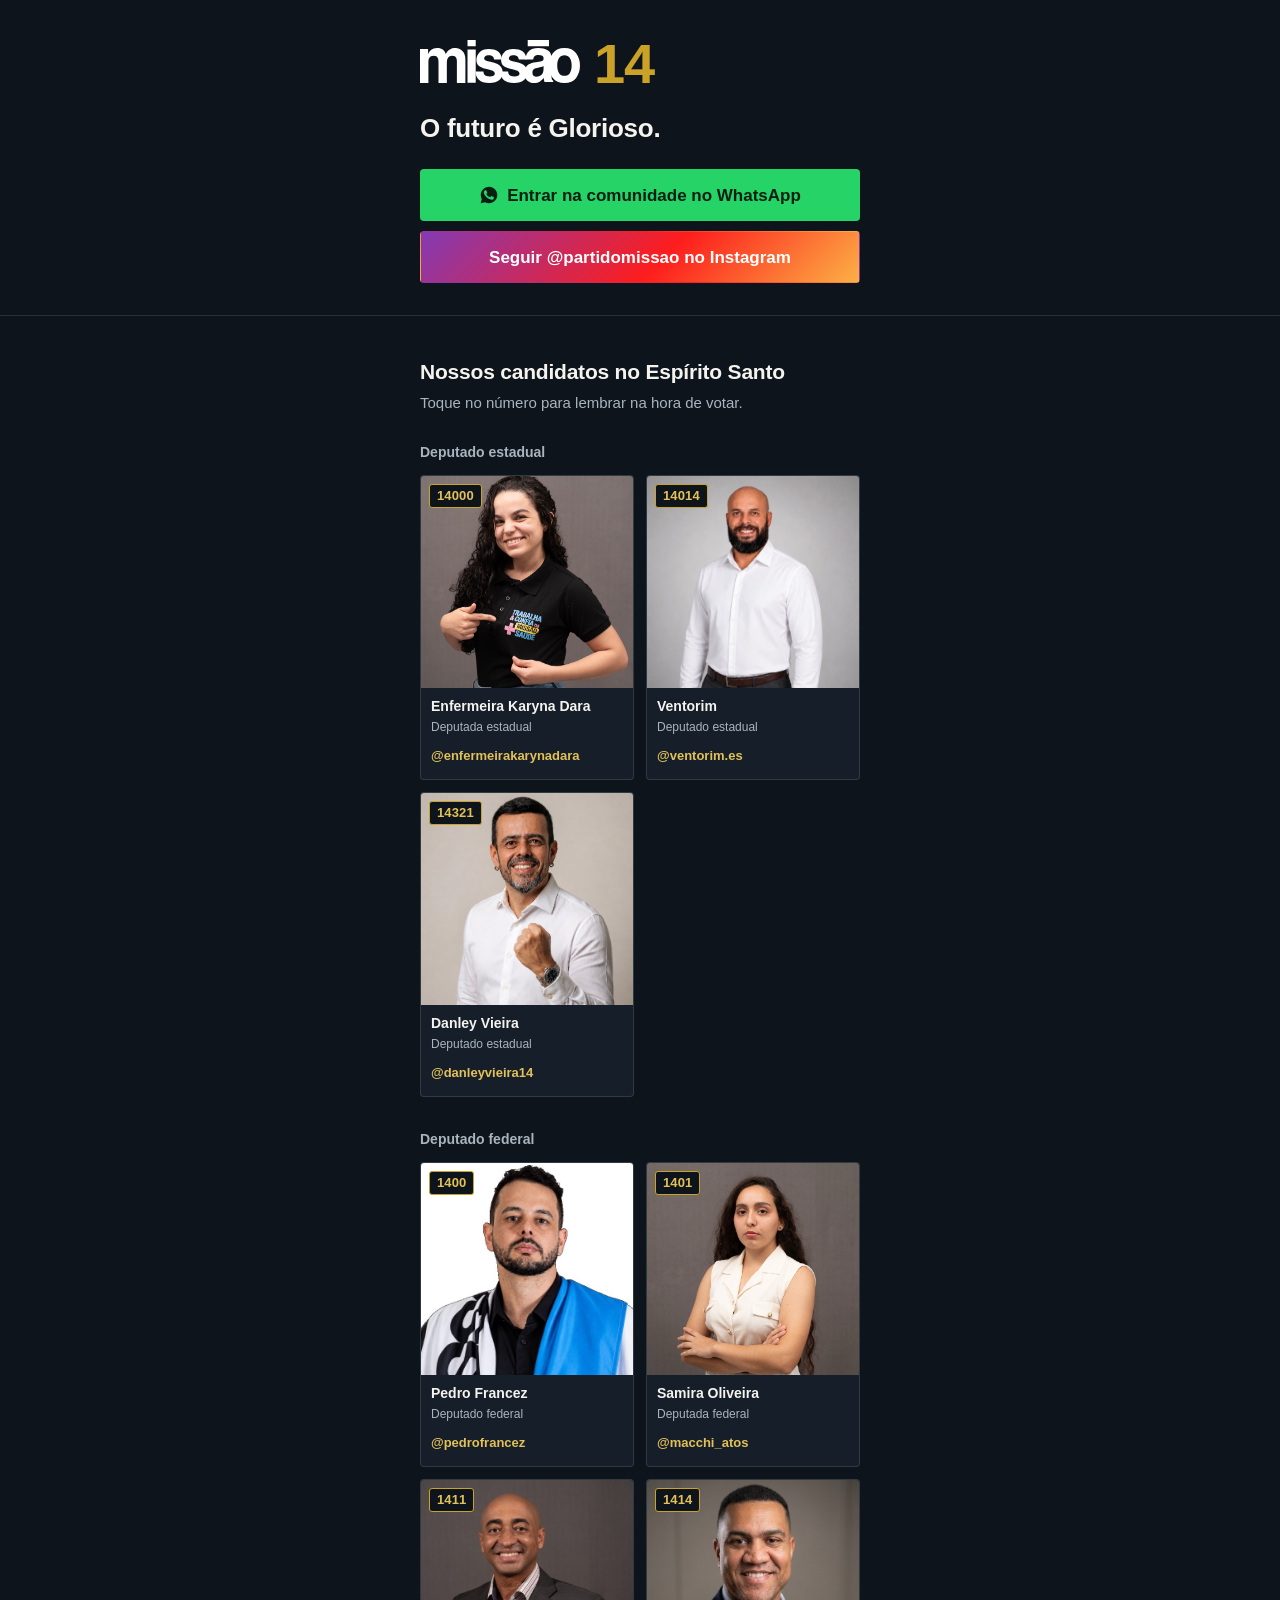
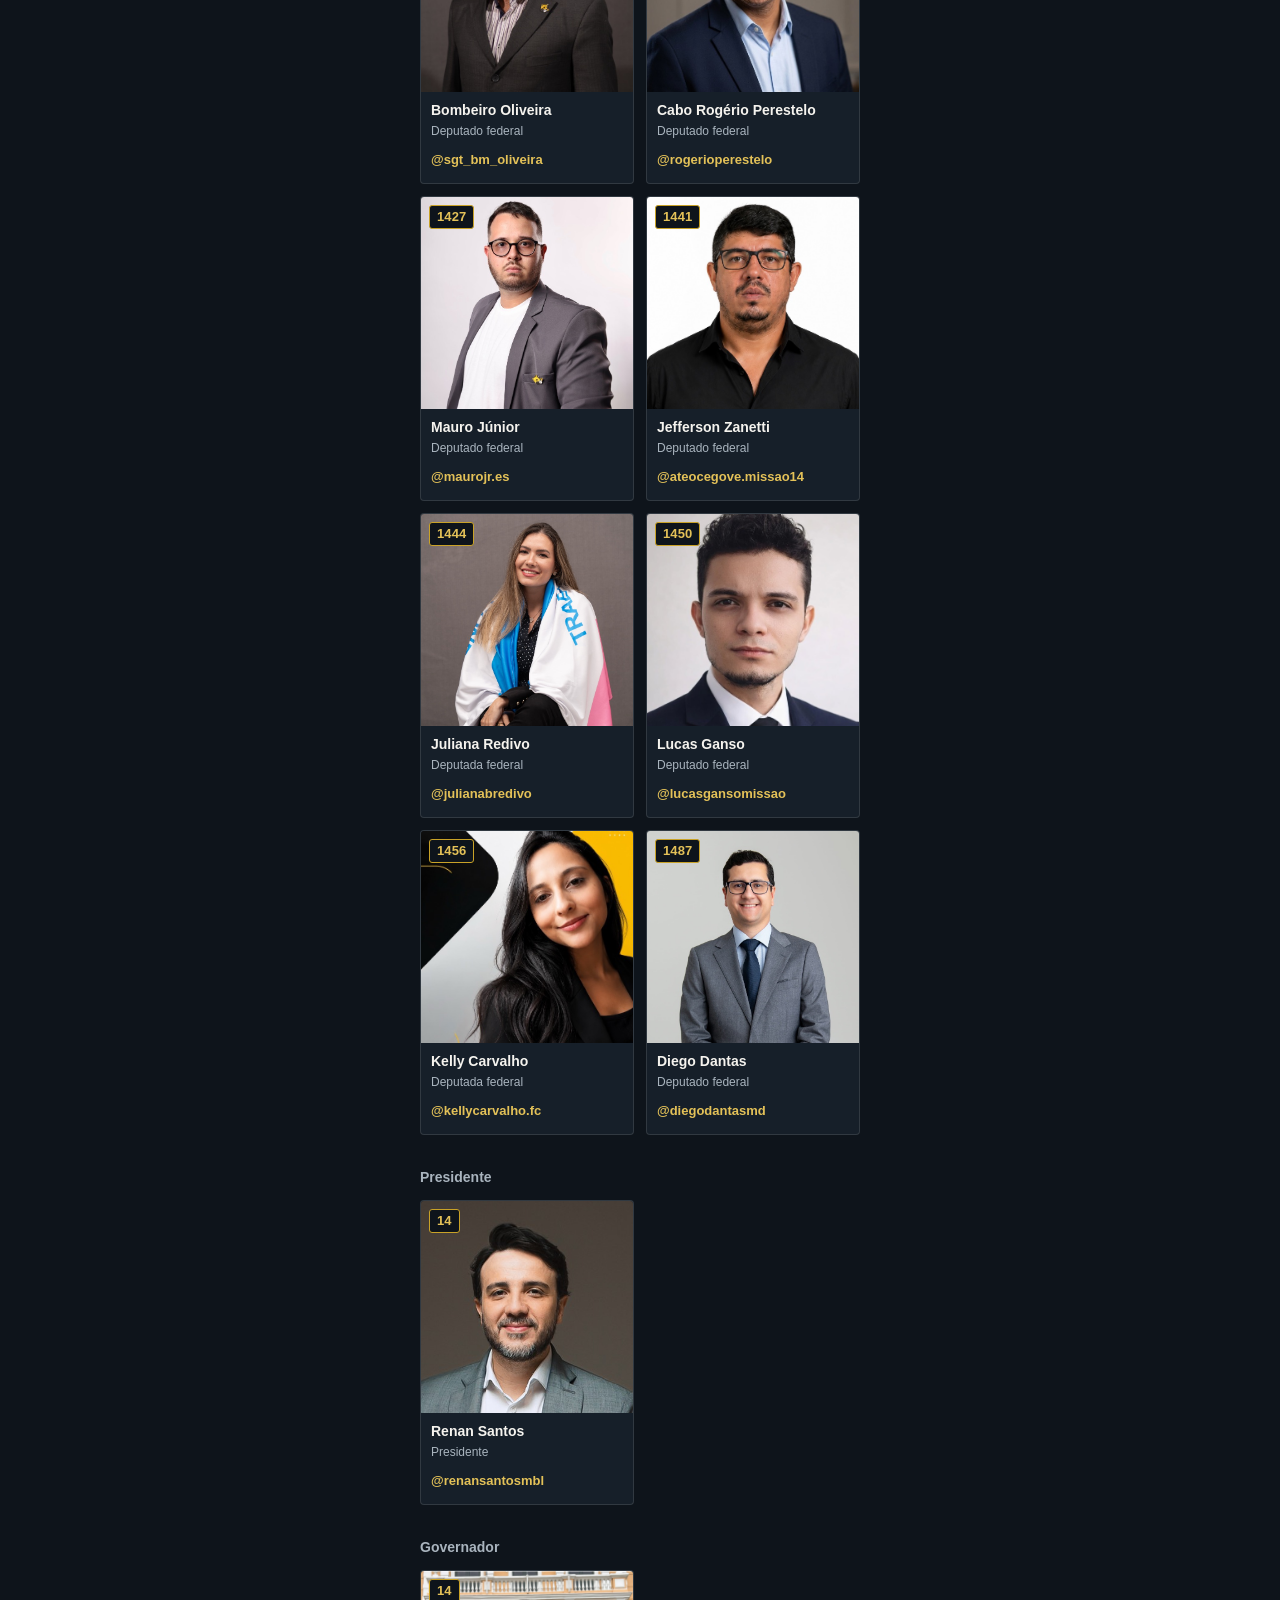
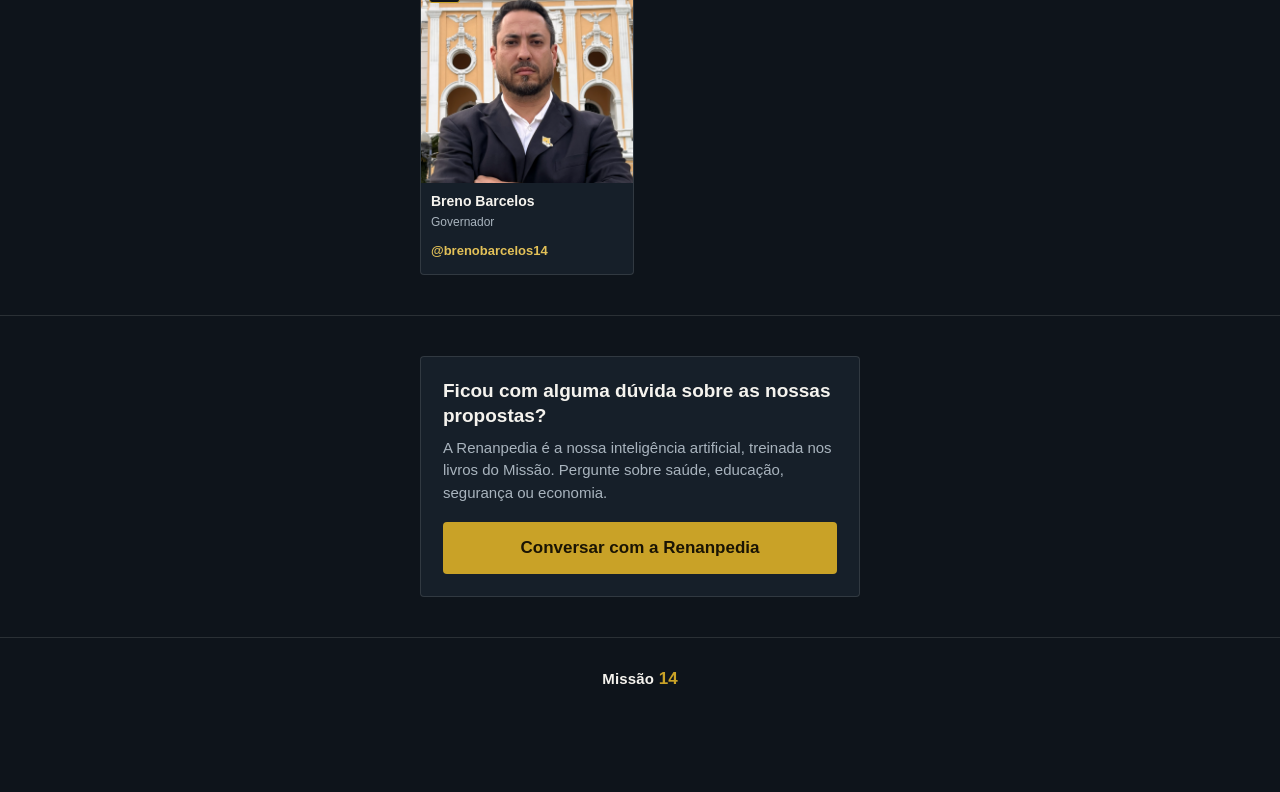
<file: qrcode.html>
<!DOCTYPE html>
<html lang="pt-BR">
  <head>
    <meta charset="UTF-8">
    <meta name="viewport" content="width=device-width, initial-scale=1">
    <title>Missão 14 — Espírito Santo</title>
    <meta name="description" content="Conheça os candidatos do Missão no Espírito Santo, entre na comunidade do WhatsApp e converse com a Renanpedia.">
    <style>
      :root {
        --bg: #0e141b;
        --bg-elevated: #161f29;
        --bg-elevated-2: #1c2733;
        --text: #f5f3ee;
        --text-muted: #a9b4be;
        --accent: #c9a227;
        --accent-strong: #e3c158;
        --border: rgba(245, 243, 238, 0.12);
        --whatsapp: #25d366;
        --whatsapp-dark: #1da851;
        --radius-card: 4px;
        --max-w: 480px;
      }

      * {
        box-sizing: border-box;
      }

      html {
        scroll-behavior: smooth;
      }

      body {
        margin: 0;
        background: var(--bg);
        color: var(--text);
        font-family:
          -apple-system, BlinkMacSystemFont, "Segoe UI", Roboto, sans-serif;
        font-size: 17px;
        line-height: 1.5;
        -webkit-font-smoothing: antialiased;
      }

      img {
        max-width: 100%;
        display: block;
      }

      a {
        color: inherit;
      }

      .wrap {
        max-width: var(--max-w);
        margin: 0 auto;
        padding: 0 20px;
      }

      /* ===== HERO / TOPO ===== */

      .hero {
        padding: 36px 0 32px;
        border-bottom: 1px solid var(--border);
      }

      .hero-mark {
        display: flex;
        align-items: baseline;
        gap: 14px;
        margin-bottom: 20px;
      }

      .hero-mark .party-name {
        font-size: 15px;
        font-weight: 700;
        letter-spacing: 0.02em;
        color: var(--text-muted);
      }

      .ballot-number-hero {
        font-size: 56px;
        font-weight: 800;
        line-height: 1;
        color: var(--accent);
        font-variant-numeric: tabular-nums;
        letter-spacing: -0.02em;
      }

      .hero h1 {
        font-size: 26px;
        font-weight: 800;
        line-height: 1.28;
        letter-spacing: -0.01em;
        margin: 0 0 24px;
        max-width: 22ch;
      }

      .cta-row {
        display: flex;
        flex-direction: column;
        gap: 10px;
      }

      .btn {
        display: flex;
        align-items: center;
        justify-content: center;
        gap: 8px;
        min-height: 52px;
        padding: 12px 20px;
        border-radius: var(--radius-card);
        font-size: 17px;
        font-weight: 700;
        text-decoration: none;
        border: 1.5px solid transparent;
        cursor: pointer;
        transition:
          background-color 0.15s ease,
          border-color 0.15s ease,
          transform 0.1s ease;
      }

      .btn:active {
        transform: scale(0.98);
      }

      .btn-primary {
        background: var(--whatsapp);
        color: #0a1f13;
      }
      .btn-primary:hover {
        background: var(--whatsapp-dark);
        color: #fff;
      }
      .btn-primary:focus-visible {
        outline: 3px solid var(--accent-strong);
        outline-offset: 2px;
      }

      .btn-secondary {
        background: linear-gradient(135deg, #833ab4 0%, #fd1d1d 55%, #fcb045 100%);
        border-color: transparent;
        color: #fff;
      }
      .btn-secondary:hover {
        background: linear-gradient(135deg, #6f2f99 0%, #d91616 55%, #e39a32 100%);
      }
      .btn-secondary:focus-visible {
        outline: 3px solid var(--accent-strong);
        outline-offset: 2px;
      }

      .btn-icon {
        width: 20px;
        height: 20px;
        flex: none;
      }

      /* ===== SECTIONS ===== */

      section {
        padding: 40px 0;
        border-bottom: 1px solid var(--border);
      }

      .section-title {
        font-size: 21px;
        font-weight: 800;
        letter-spacing: -0.01em;
        margin: 0 0 4px;
      }

      .section-sub {
        color: var(--text-muted);
        font-size: 15px;
        margin: 0 0 24px;
      }

      .group-title {
        font-size: 14px;
        font-weight: 700;
        color: var(--text-muted);
        margin: 28px 0 12px;
        padding-top: 4px;
      }

      .group-title:first-of-type {
        margin-top: 0;
      }

      /* ===== CANDIDATE CARDS ===== */

      .candidate-grid {
        display: grid;
        grid-template-columns: 1fr 1fr;
        gap: 12px;
      }

      .candidate-card {
        background: var(--bg-elevated);
        border: 1px solid var(--border);
        border-radius: var(--radius-card);
        overflow: hidden;
        position: relative;
      }

      .candidate-photo-wrap {
        position: relative;
        aspect-ratio: 1 / 1;
        background: var(--bg-elevated-2);
      }

      .candidate-photo-wrap img {
        width: 100%;
        height: 100%;
        object-fit: cover;
      }

      .photo-fallback {
        position: absolute;
        inset: 0;
        display: flex;
        align-items: center;
        justify-content: center;
        font-size: 32px;
        font-weight: 800;
        color: var(--text-muted);
        background: var(--bg-elevated-2);
      }

      .ballot-badge {
        position: absolute;
        top: 8px;
        left: 8px;
        background: var(--bg);
        border: 1.5px solid var(--accent);
        color: var(--accent-strong);
        font-weight: 800;
        font-size: 13px;
        font-variant-numeric: tabular-nums;
        letter-spacing: 0.01em;
        padding: 3px 7px;
        border-radius: 3px;
        line-height: 1.2;
      }

      .candidate-info {
        padding: 10px 10px 12px;
      }

      .candidate-name {
        font-size: 14px;
        font-weight: 700;
        line-height: 1.25;
        margin: 0 0 2px;
      }

      .candidate-role {
        font-size: 12px;
        color: var(--text-muted);
        margin: 0 0 6px;
      }

      .candidate-ig {
        font-size: 13px;
        font-weight: 600;
        color: var(--accent-strong);
        text-decoration: none;
      }
      .candidate-ig:hover {
        text-decoration: underline;
      }
      .candidate-ig:focus-visible {
        outline: 2px solid var(--accent-strong);
        outline-offset: 2px;
      }

      /* ===== RENANPEDIA ===== */

      .renanpedia {
        background: var(--bg-elevated);
        border: 1px solid var(--border);
        border-radius: var(--radius-card);
        padding: 22px;
      }

      .renanpedia h2 {
        font-size: 19px;
        font-weight: 800;
        margin: 0 0 8px;
        line-height: 1.3;
      }

      .renanpedia p {
        font-size: 15px;
        color: var(--text-muted);
        margin: 0 0 18px;
      }

      .renanpedia .btn {
        background: var(--accent);
        color: #1a1404;
        width: 100%;
      }
      .renanpedia .btn:hover {
        background: var(--accent-strong);
      }
      .renanpedia .btn:focus-visible {
        outline: 3px solid #fff;
        outline-offset: 2px;
      }

      /* ===== FOOTER ===== */

      footer {
        padding: 28px 0 100px;
        text-align: center;
      }

      footer .foot-name {
        font-weight: 800;
        font-size: 15px;
        letter-spacing: 0.01em;
      }

      footer .foot-number {
        color: var(--accent);
        font-weight: 800;
      }

      /* ===== FLOATING WHATSAPP CTA ===== */

      .float-cta {
        position: fixed;
        left: 0;
        right: 0;
        bottom: 0;
        z-index: 50;
        padding: 12px 20px calc(12px + env(safe-area-inset-bottom, 0px));
        background: linear-gradient(to top, var(--bg) 60%, transparent);
        transform: translateY(120%);
        opacity: 0;
        transition:
          transform 0.25s ease,
          opacity 0.25s ease;
        pointer-events: none;
      }

      .float-cta.visible {
        transform: translateY(0);
        opacity: 1;
        pointer-events: auto;
      }

      .float-cta .btn {
        max-width: calc(var(--max-w) - 40px);
        margin: 0 auto;
        box-shadow: 0 6px 20px rgba(0, 0, 0, 0.4);
      }

      @media (prefers-reduced-motion: reduce) {
        html {
          scroll-behavior: auto;
        }
        .float-cta {
          transition: none;
        }
        .btn {
          transition: none;
        }
      }
    </style>
  </head>
  <body>

    <header class="hero" id="topo">
      <div class="wrap">
        <div class="hero-mark">
          <span class="party-name">
            <img alt="Logo Missão" src="./assets/svg/missao.svg" width="160">
          </span>
          <span class="ballot-number-hero">14</span>
        </div>
        <h1>O futuro é Glorioso.</h1>
        <div class="cta-row">
          <a class="btn btn-primary" href="https://chat.whatsapp.com/KXWWmN9XIppCkysAzxbri9" target="_blank" rel="noopener">
            <svg class="btn-icon" viewBox="0 0 24 24" fill="currentColor" aria-hidden="true"><path d="M12.04 2C6.58 2 2.13 6.45 2.13 11.91c0 1.75.46 3.45 1.32 4.95L2 22l5.29-1.39c1.44.79 3.06 1.2 4.72 1.2h.01c5.46 0 9.91-4.45 9.91-9.91C21.94 6.45 17.5 2 12.04 2zm5.8 14.09c-.25.7-1.24 1.29-2.03 1.46-.54.12-1.25.21-3.63-.78-3.05-1.26-5.01-4.36-5.16-4.56-.15-.2-1.23-1.64-1.23-3.13s.77-2.22 1.05-2.53c.27-.3.6-.38.8-.38.2 0 .4 0 .58.01.19.01.44-.07.68.53.25.6.85 2.09.92 2.24.07.15.12.33.02.53-.1.2-.15.32-.3.5-.15.18-.31.4-.44.53-.15.15-.3.31-.13.6.17.3.76 1.26 1.64 2.04 1.13 1 2.08 1.32 2.38 1.47.3.15.48.13.65-.08.17-.2.73-.85.93-1.15.2-.3.4-.24.66-.14.27.1 1.72.81 2.02.96.3.15.5.22.57.35.07.13.07.72-.18 1.42z"/></svg>
            Entrar na comunidade no WhatsApp
          </a>
          <a class="btn btn-secondary" href="https://www.instagram.com/partidomissao/" target="_blank" rel="noopener">
            Seguir @partidomissao no Instagram
          </a>
        </div>
      </div>
    </header>

    <main>

      <section aria-labelledby="candidatos-title">
        <div class="wrap">
          <h2 class="section-title" id="candidatos-title">Nossos candidatos no Espírito Santo</h2>
          <p class="section-sub">Toque no número para lembrar na hora de votar.</p>

          <h3 class="group-title">Deputado estadual</h3>
          <div class="candidate-grid">

            <article class="candidate-card">
              <div class="candidate-photo-wrap">
                <span class="ballot-badge">14000</span>
                <img
                  src="./assets/img/candidates/karyna.jpg"
                  alt="Foto de Enfermeira Karyna Dara"
                  loading="eager"
                  onerror="this.style.display='none'; this.nextElementSibling.style.display='flex';"
                >
                <span class="photo-fallback" style="display:none;">KD</span>
              </div>
              <div class="candidate-info">
                <p class="candidate-name">Enfermeira Karyna Dara</p>
                <p class="candidate-role">Deputada estadual</p>
                <a class="candidate-ig" href="https://www.instagram.com/enfermeirakarynadara/" target="_blank" rel="noopener">@enfermeirakarynadara</a>
              </div>
            </article>

            <article class="candidate-card">
              <div class="candidate-photo-wrap">
                <span class="ballot-badge">14014</span>
                <img
                  src="./assets/img/candidates/angelo.jpg"
                  alt="Foto de Ventorim"
                  loading="eager"
                  onerror="this.style.display='none'; this.nextElementSibling.style.display='flex';"
                >
                <span class="photo-fallback" style="display:none;">V</span>
              </div>
              <div class="candidate-info">
                <p class="candidate-name">Ventorim</p>
                <p class="candidate-role">Deputado estadual</p>
                <a class="candidate-ig" href="https://www.instagram.com/ventorim.es/" target="_blank" rel="noopener">@ventorim.es</a>
              </div>
            </article>

            <article class="candidate-card">
              <div class="candidate-photo-wrap">
                <span class="ballot-badge">14321</span>
                <img
                  src="./assets/img/candidates/danley.jpg"
                  alt="Foto de Danley Vieira"
                  loading="eager"
                  onerror="this.style.display='none'; this.nextElementSibling.style.display='flex';"
                >
                <span class="photo-fallback" style="display:none;">DV</span>
              </div>
              <div class="candidate-info">
                <p class="candidate-name">Danley Vieira</p>
                <p class="candidate-role">Deputado estadual</p>
                <a class="candidate-ig" href="https://www.instagram.com/danleyvieira14/" target="_blank" rel="noopener">@danleyvieira14</a>
              </div>
            </article>

          </div>

          <h3 class="group-title">Deputado federal</h3>
          <div class="candidate-grid">

            <article class="candidate-card">
              <div class="candidate-photo-wrap">
                <span class="ballot-badge">1400</span>
                <img
                  src="./assets/img/candidates/pedro.jpg"
                  alt="Foto de Pedro Francez"
                  loading="lazy"
                  onerror="this.style.display='none'; this.nextElementSibling.style.display='flex';"
                >
                <span class="photo-fallback" style="display:none;">PF</span>
              </div>
              <div class="candidate-info">
                <p class="candidate-name">Pedro Francez</p>
                <p class="candidate-role">Deputado federal</p>
                <a class="candidate-ig" href="https://www.instagram.com/pedrofrancez/" target="_blank" rel="noopener">@pedrofrancez</a>
              </div>
            </article>

            <article class="candidate-card">
              <div class="candidate-photo-wrap">
                <span class="ballot-badge">1401</span>
                <img
                  src="./assets/img/candidates/samira.jpg"
                  alt="Foto de Samira Oliveira"
                  loading="lazy"
                  onerror="this.style.display='none'; this.nextElementSibling.style.display='flex';"
                >
                <span class="photo-fallback" style="display:none;">SO</span>
              </div>
              <div class="candidate-info">
                <p class="candidate-name">Samira Oliveira</p>
                <p class="candidate-role">Deputada federal</p>
                <a class="candidate-ig" href="https://www.instagram.com/macchi_atos/" target="_blank" rel="noopener">@macchi_atos</a>
              </div>
            </article>

            <article class="candidate-card">
              <div class="candidate-photo-wrap">
                <span class="ballot-badge">1411</span>
                <img
                  src="./assets/img/candidates/oliveira.jpeg"
                  alt="Foto de Bombeiro Oliveira"
                  loading="lazy"
                  onerror="this.style.display='none'; this.nextElementSibling.style.display='flex';"
                >
                <span class="photo-fallback" style="display:none;">BO</span>
              </div>
              <div class="candidate-info">
                <p class="candidate-name">Bombeiro Oliveira</p>
                <p class="candidate-role">Deputado federal</p>
                <a class="candidate-ig" href="https://www.instagram.com/sgt_bm_oliveira/" target="_blank" rel="noopener">@sgt_bm_oliveira</a>
              </div>
            </article>

            <article class="candidate-card">
              <div class="candidate-photo-wrap">
                <span class="ballot-badge">1414</span>
                <img
                  src="./assets/img/candidates/perestelo.jpg"
                  alt="Foto de Cabo Rogério Perestelo"
                  loading="lazy"
                  onerror="this.style.display='none'; this.nextElementSibling.style.display='flex';"
                >
                <span class="photo-fallback" style="display:none;">RP</span>
              </div>
              <div class="candidate-info">
                <p class="candidate-name">Cabo Rogério Perestelo</p>
                <p class="candidate-role">Deputado federal</p>
                <a class="candidate-ig" href="https://www.instagram.com/rogerioperestelo/" target="_blank" rel="noopener">@rogerioperestelo</a>
              </div>
            </article>

            <article class="candidate-card">
              <div class="candidate-photo-wrap">
                <span class="ballot-badge">1427</span>
                <img
                  src="./assets/img/candidates/mauro.jpeg"
                  alt="Foto de Mauro Júnior"
                  loading="lazy"
                  onerror="this.style.display='none'; this.nextElementSibling.style.display='flex';"
                >
                <span class="photo-fallback" style="display:none;">MJ</span>
              </div>
              <div class="candidate-info">
                <p class="candidate-name">Mauro Júnior</p>
                <p class="candidate-role">Deputado federal</p>
                <a class="candidate-ig" href="https://www.instagram.com/maurojr.es/" target="_blank" rel="noopener">@maurojr.es</a>
              </div>
            </article>

            <article class="candidate-card">
              <div class="candidate-photo-wrap">
                <span class="ballot-badge">1441</span>
                <img
                  src="./assets/img/candidates/jefferson.jpeg"
                  alt="Foto de Jefferson Zanetti"
                  loading="lazy"
                  onerror="this.style.display='none'; this.nextElementSibling.style.display='flex';"
                >
                <span class="photo-fallback" style="display:none;">JZ</span>
              </div>
              <div class="candidate-info">
                <p class="candidate-name">Jefferson Zanetti</p>
                <p class="candidate-role">Deputado federal</p>
                <a class="candidate-ig" href="https://www.instagram.com/ateocegove.missao14/" target="_blank" rel="noopener">@ateocegove.missao14</a>
              </div>
            </article>

            <article class="candidate-card">
              <div class="candidate-photo-wrap">
                <span class="ballot-badge">1444</span>
                <img
                  src="./assets/img/candidates/juliana.jpg"
                  alt="Foto de Juliana Redivo"
                  loading="lazy"
                  onerror="this.style.display='none'; this.nextElementSibling.style.display='flex';"
                >
                <span class="photo-fallback" style="display:none;">JR</span>
              </div>
              <div class="candidate-info">
                <p class="candidate-name">Juliana Redivo</p>
                <p class="candidate-role">Deputada federal</p>
                <a class="candidate-ig" href="https://www.instagram.com/julianabredivo/" target="_blank" rel="noopener">@julianabredivo</a>
              </div>
            </article>

            <article class="candidate-card">
              <div class="candidate-photo-wrap">
                <span class="ballot-badge">1450</span>
                <img
                  src="./assets/img/candidates/lucas.jpg"
                  alt="Foto de Lucas Ganso"
                  loading="lazy"
                  onerror="this.style.display='none'; this.nextElementSibling.style.display='flex';"
                >
                <span class="photo-fallback" style="display:none;">LG</span>
              </div>
              <div class="candidate-info">
                <p class="candidate-name">Lucas Ganso</p>
                <p class="candidate-role">Deputado federal</p>
                <a class="candidate-ig" href="https://www.instagram.com/lucasgansomissao/" target="_blank" rel="noopener">@lucasgansomissao</a>
              </div>
            </article>

            <article class="candidate-card">
              <div class="candidate-photo-wrap">
                <span class="ballot-badge">1456</span>
                <img
                  src="./assets/img/candidates/kelly.jpg"
                  alt="Foto de Kelly Carvalho"
                  loading="lazy"
                  onerror="this.style.display='none'; this.nextElementSibling.style.display='flex';"
                >
                <span class="photo-fallback" style="display:none;">KC</span>
              </div>
              <div class="candidate-info">
                <p class="candidate-name">Kelly Carvalho</p>
                <p class="candidate-role">Deputada federal</p>
                <a class="candidate-ig" href="https://www.instagram.com/kellycarvalho.fc/" target="_blank" rel="noopener">@kellycarvalho.fc</a>
              </div>
            </article>

            <article class="candidate-card">
              <div class="candidate-photo-wrap">
                <span class="ballot-badge">1487</span>
                <img
                  src="./assets/img/candidates/diego.jpeg"
                  alt="Foto de Diego Dantas"
                  loading="lazy"
                  onerror="this.style.display='none'; this.nextElementSibling.style.display='flex';"
                >
                <span class="photo-fallback" style="display:none;">DD</span>
              </div>
              <div class="candidate-info">
                <p class="candidate-name">Diego Dantas</p>
                <p class="candidate-role">Deputado federal</p>
                <a class="candidate-ig" href="https://www.instagram.com/diegodantasmd/" target="_blank" rel="noopener">@diegodantasmd</a>
              </div>
            </article>

          </div>

          <h3 class="group-title">Presidente</h3>
          <div class="candidate-grid">

            <article class="candidate-card">
              <div class="candidate-photo-wrap">
                <span class="ballot-badge">14</span>
                <img
                  src="./assets/img/candidates/renan.jpg"
                  alt="Foto de Renan Santos"
                  loading="eager"
                  onerror="this.style.display='none'; this.nextElementSibling.style.display='flex';"
                >
                <span class="photo-fallback" style="display:none;">RS</span>
              </div>
              <div class="candidate-info">
                <p class="candidate-name">Renan Santos</p>
                <p class="candidate-role">Presidente</p>
                <a class="candidate-ig" href="https://www.instagram.com/renansantosmbl/" target="_blank" rel="noopener">@renansantosmbl</a>
              </div>
            </article>
          </div>

          <h3 class="group-title">Governador</h3>
          <div class="candidate-grid">

            <article class="candidate-card">
              <div class="candidate-photo-wrap">
                <span class="ballot-badge">14</span>
                <img
                  src="./assets/img/candidates/breno.jpg"
                  alt="Foto de Breno Barcelos"
                  loading="eager"
                  onerror="this.style.display='none'; this.nextElementSibling.style.display='flex';"
                >
                <span class="photo-fallback" style="display:none;">BB</span>
              </div>
              <div class="candidate-info">
                <p class="candidate-name">Breno Barcelos</p>
                <p class="candidate-role">Governador</p>
                <a class="candidate-ig" href="https://www.instagram.com/brenobarcelos14/" target="_blank" rel="noopener">@brenobarcelos14</a>
              </div>
            </article>

          </div>
        </div>
      </section>

      <section aria-labelledby="renanpedia-title">
        <div class="wrap">
          <div class="renanpedia">
            <h2 id="renanpedia-title">Ficou com alguma dúvida sobre as nossas propostas?</h2>
            <p>A Renanpedia é a nossa inteligência artificial, treinada nos livros do Missão. Pergunte sobre saúde, educação, segurança ou economia.</p>
            <a class="btn" href="https://www.renanpedia.com/" target="_blank" rel="noopener">Conversar com a Renanpedia</a>
          </div>
        </div>
      </section>

    </main>

    <footer>
      <div class="wrap">
        <span class="foot-name">Missão</span> <span class="foot-number">14</span>
      </div>
    </footer>

    <div class="float-cta" id="floatCta">
      <a class="btn btn-primary" href="https://chat.whatsapp.com/KXWWmN9XIppCkysAzxbri9" target="_blank" rel="noopener">
        <svg class="btn-icon" viewBox="0 0 24 24" fill="currentColor" aria-hidden="true"><path d="M12.04 2C6.58 2 2.13 6.45 2.13 11.91c0 1.75.46 3.45 1.32 4.95L2 22l5.29-1.39c1.44.79 3.06 1.2 4.72 1.2h.01c5.46 0 9.91-4.45 9.91-9.91C21.94 6.45 17.5 2 12.04 2zm5.8 14.09c-.25.7-1.24 1.29-2.03 1.46-.54.12-1.25.21-3.63-.78-3.05-1.26-5.01-4.36-5.16-4.56-.15-.2-1.23-1.64-1.23-3.13s.77-2.22 1.05-2.53c.27-.3.6-.38.8-.38.2 0 .4 0 .58.01.19.01.44-.07.68.53.25.6.85 2.09.92 2.24.07.15.12.33.02.53-.1.2-.15.32-.3.5-.15.18-.31.4-.44.53-.15.15-.3.31-.13.6.17.3.76 1.26 1.64 2.04 1.13 1 2.08 1.32 2.38 1.47.3.15.48.13.65-.08.17-.2.73-.85.93-1.15.2-.3.4-.24.66-.14.27.1 1.72.81 2.02.96.3.15.5.22.57.35.07.13.07.72-.18 1.42z"/></svg>
        Entrar no WhatsApp
      </a>
    </div>

    <script>
      (function () {
        var hero = document.getElementById("topo");
        var floatCta = document.getElementById("floatCta");
        if (!hero || !floatCta || !("IntersectionObserver" in window)) return;

        var observer = new IntersectionObserver(
          function (entries) {
            entries.forEach(function (entry) {
              if (entry.isIntersecting) {
                floatCta.classList.remove("visible");
              } else {
                floatCta.classList.add("visible");
              }
            });
          },
          { threshold: 0 },
        );

        observer.observe(hero);
      })();
    </script>

  </body>
</html>
</file>
